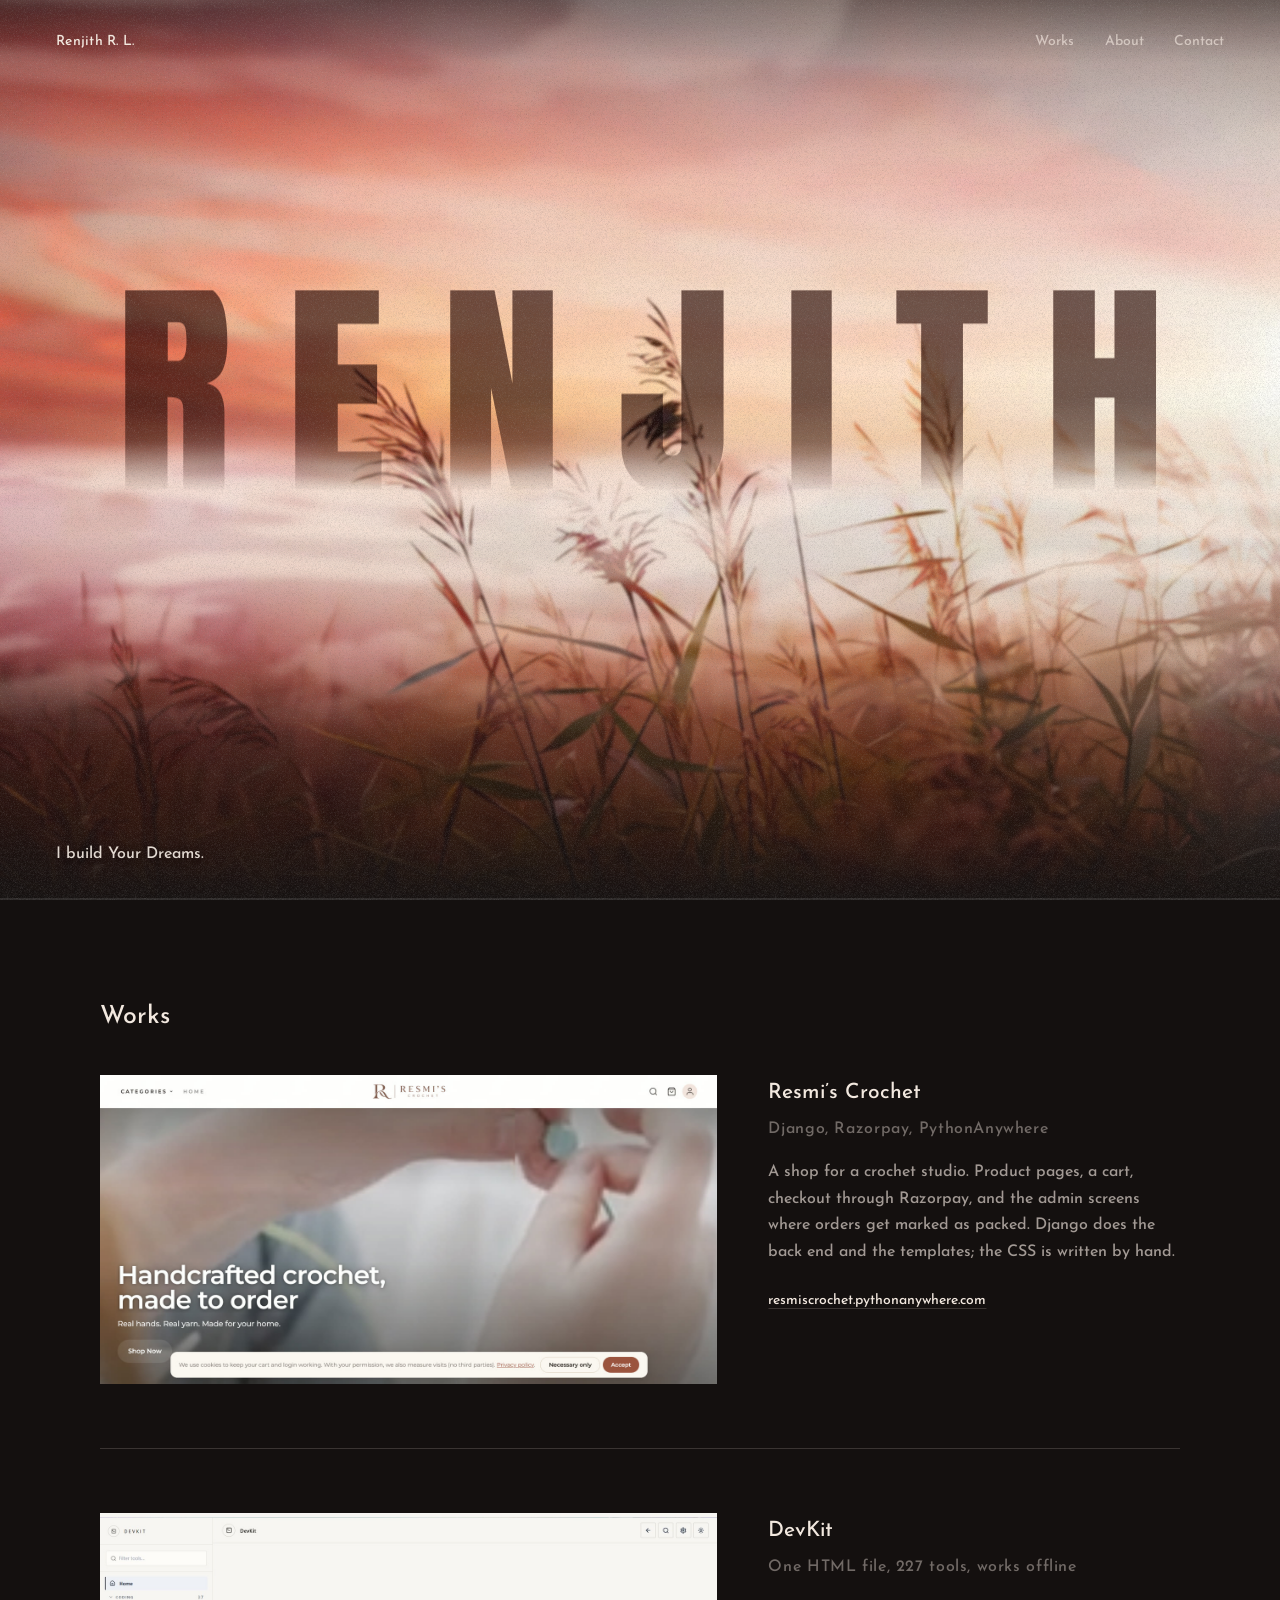
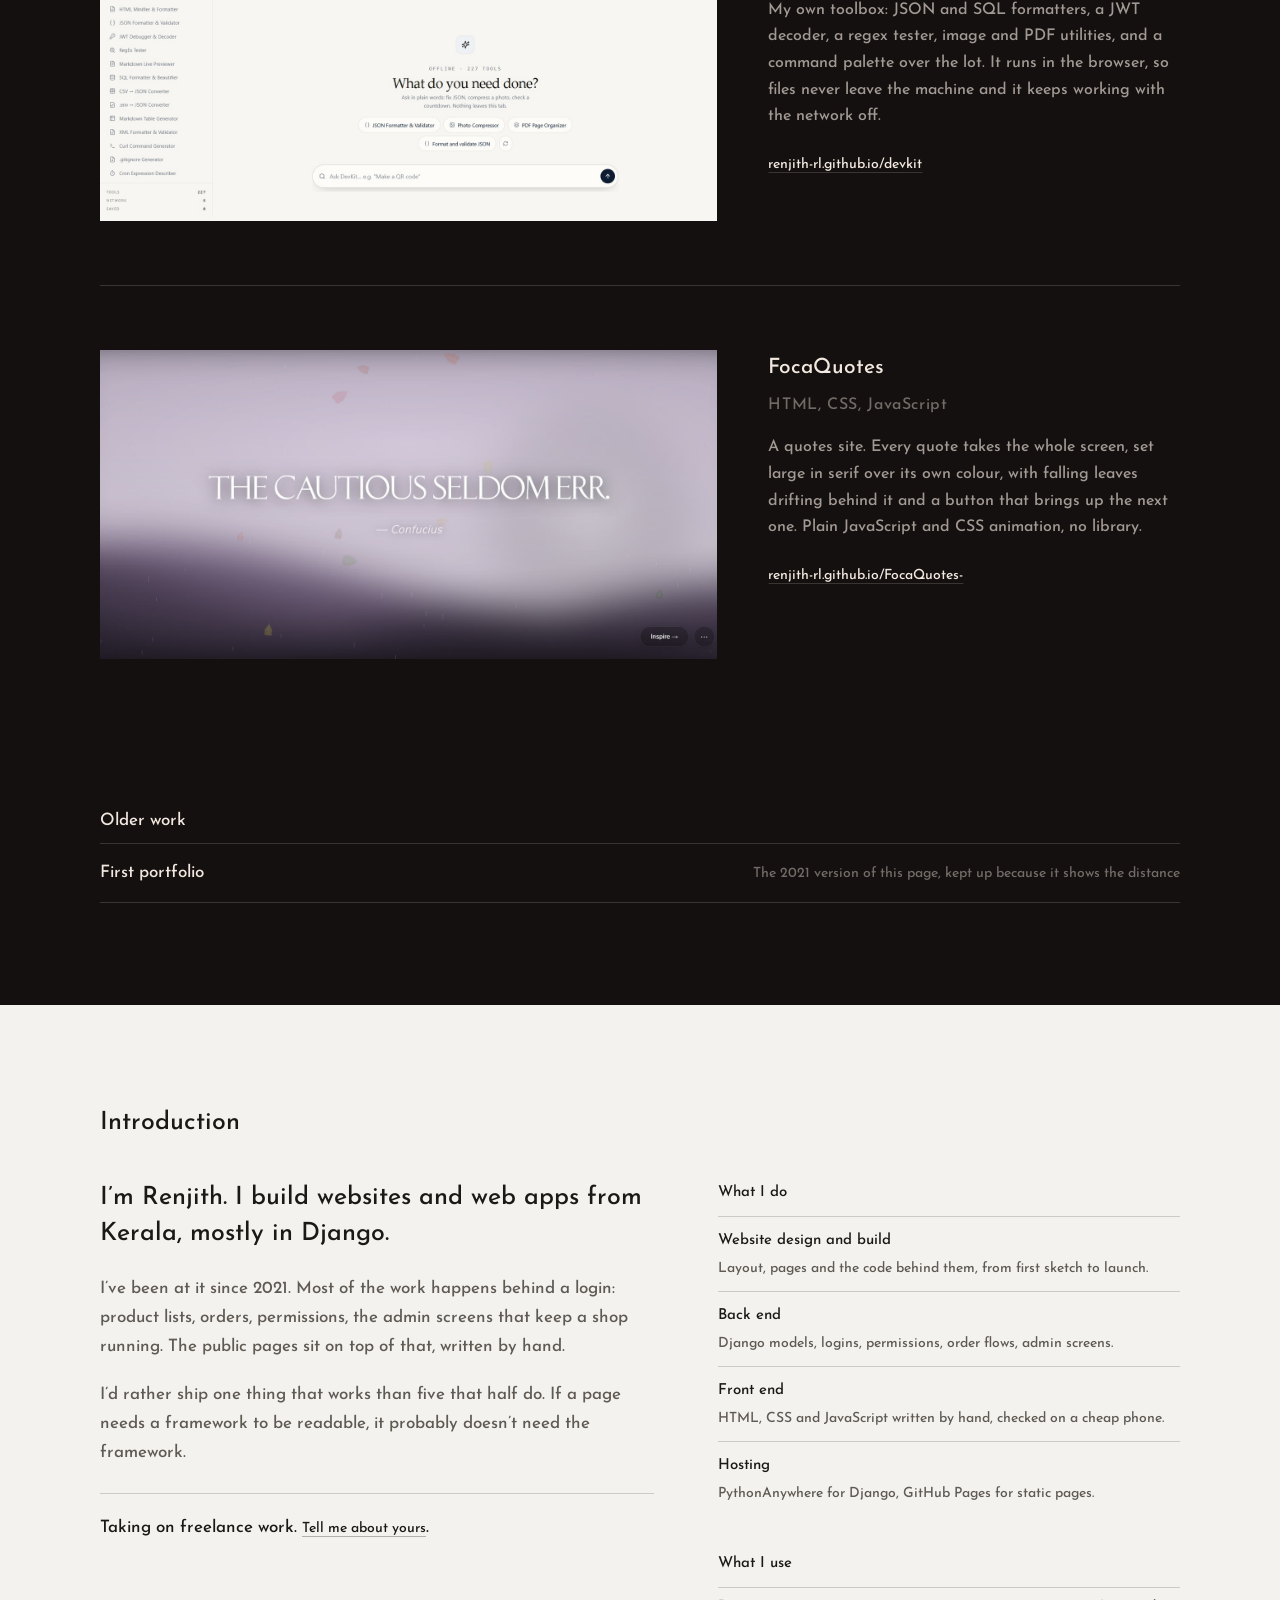
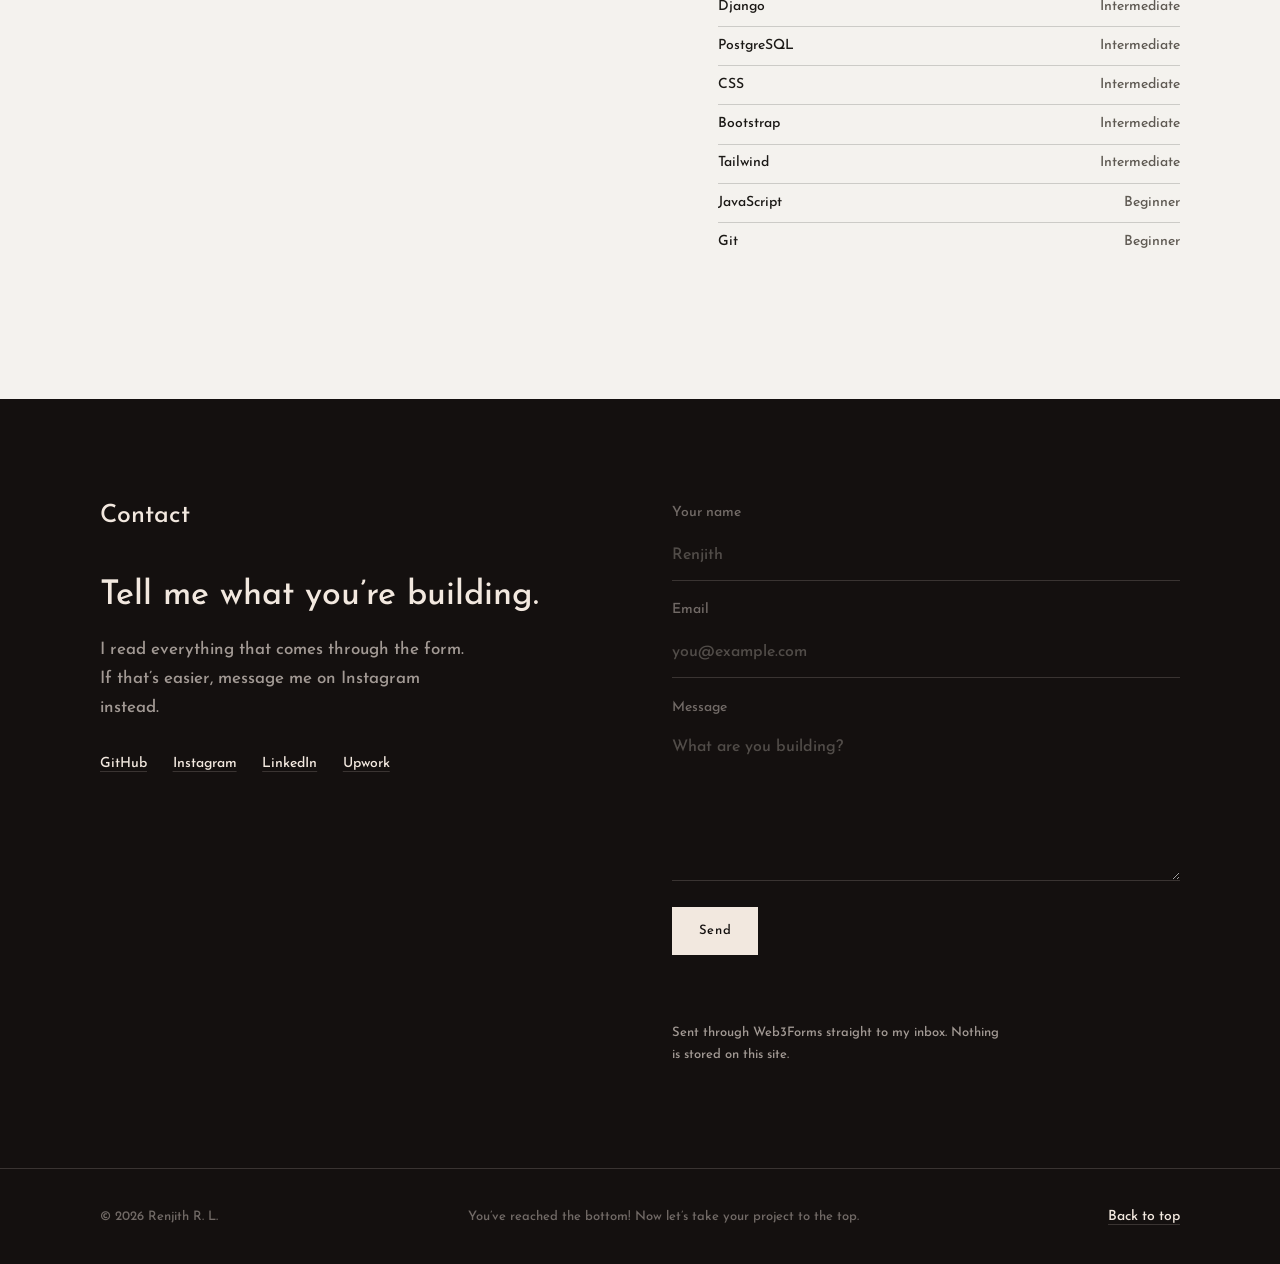
<file: index.html>
<!DOCTYPE html>
<html lang="en">
<head>
<meta charset="utf-8">
<meta name="viewport" content="width=device-width, initial-scale=1">
<title>Renjith R. L.</title>
<meta name="description" content="Renjith R. L. builds Django apps and the HTML and CSS around them. Kerala, India.">
<meta name="referrer" content="strict-origin-when-cross-origin">
<meta property="og:type" content="website">
<meta property="og:title" content="Renjith R. L.">
<meta property="og:description" content="Django apps, and the HTML and CSS around them. Kerala, India.">
<meta name="twitter:card" content="summary_large_image">
<meta name="theme-color" content="#14100f">
<link rel="icon" type="image/png" href="assets/img/favicon.png">
<link rel="preload" href="assets/img/hero-poster.jpg" as="image">
<link rel="preload" href="assets/img/hero-fog.png" as="image">
<link rel="stylesheet" href="assets/css/style.css?v=7">
</head>
<body>

<header class="hero" id="top">
  <div class="hero__media" aria-hidden="true">
    <video class="hero__video" muted loop playsinline preload="metadata"
           poster="assets/img/hero-poster.jpg" tabindex="-1">
      <source src="assets/video/hero-736.mp4" type="video/mp4" data-hi="assets/video/hero-1920.mp4">
    </video>
  </div>

  <div class="hero__mist" aria-hidden="true"></div>
  <div class="hero__shade" aria-hidden="true"></div>
  <div class="hero__loading" aria-hidden="true"><span></span></div>

  <h1 class="hero__name" aria-label="Renjith R. L."><span aria-hidden="true">R E N J I T H</span></h1>

  <div class="hero__grain" aria-hidden="true"></div>

  <div class="hero__bar">
    <nav class="nav" aria-label="Sections">
      <a class="nav__me" href="#top">Renjith R.&nbsp;L.</a>
      <div class="nav__links">
        <a href="#work">Works</a>
        <a href="#about">About</a>
        <a href="#contact">Contact</a>
      </div>
    </nav>

    <p class="hero__line">
      I build Your Dreams.
    </p>
  </div>
</header>

<main>
  <section class="section" id="work">
    <div class="wrap">
      <h2 class="h2">Works</h2>

      <article class="project">
        <a class="project__media" href="https://resmiscrochet.pythonanywhere.com" target="_blank" rel="noopener noreferrer" aria-label="Open Resmi’s Crochet">
          <img src="assets/img/work-resmis.jpg" alt="Resmi’s Crochet homepage: a photograph of crochet work above the line “Handcrafted crochet, made to order”." loading="lazy" decoding="async">
        </a>
        <div class="project__body">
          <h3>Resmi’s Crochet</h3>
          <p class="project__meta">Django, Razorpay, PythonAnywhere</p>
          <p>
            A shop for a crochet studio. Product pages, a cart, checkout through Razorpay,
            and the admin screens where orders get marked as packed. Django does the back
            end and the templates; the CSS is written by hand.
          </p>
          <a class="link" href="https://resmiscrochet.pythonanywhere.com" target="_blank" rel="noopener noreferrer">resmiscrochet.pythonanywhere.com</a>
        </div>
      </article>

      <article class="project">
        <a class="project__media" href="https://renjith-rl.github.io/devkit/" target="_blank" rel="noopener noreferrer">
          <img src="assets/img/work-devkit.jpg" alt="DevKit: a sidebar of developer tools beside a prompt field reading “What do you need done?”" loading="lazy" decoding="async">
        </a>
        <div class="project__body">
          <h3>DevKit</h3>
          <p class="project__meta">One HTML file, 227 tools, works offline</p>
          <p>
            My own toolbox: JSON and SQL formatters, a JWT decoder, a regex tester, image
            and PDF utilities, and a command palette over the lot. It runs in the browser,
            so files never leave the machine and it keeps working with the network off.
          </p>
          <a class="link" href="https://renjith-rl.github.io/devkit/" target="_blank" rel="noopener noreferrer">renjith-rl.github.io/devkit</a>
        </div>
      </article>

      <article class="project">
        <a class="project__media" href="https://renjith-rl.github.io/FocaQuotes-/" target="_blank" rel="noopener noreferrer" aria-label="Open FocaQuotes">
          <img src="assets/img/work-focaquotes.jpg" alt="FocaQuotes: the quote “The cautious seldom err.” by Confucius, set in serif over a drifting lavender field of leaves." loading="lazy" decoding="async">
        </a>
        <div class="project__body">
          <h3>FocaQuotes</h3>
          <p class="project__meta">HTML, CSS, JavaScript</p>
          <p>
            A quotes site. Every quote takes the whole screen, set large in serif over its
            own colour, with falling leaves drifting behind it and a button that brings up
            the next one. Plain JavaScript and CSS animation, no library.
          </p>
          <a class="link" href="https://renjith-rl.github.io/FocaQuotes-/" target="_blank" rel="noopener noreferrer">renjith-rl.github.io/FocaQuotes-</a>
        </div>
      </article>

      <div class="older">
        <h2 class="h2 h2--small">Older work</h2>
        <ul class="older__list">
          <li>
            <a href="https://renjith-rl.github.io/profile-first/" target="_blank" rel="noopener noreferrer">
              <span class="older__name">First portfolio</span>
              <span class="older__note">The 2021 version of this page, kept up because it shows the distance</span>
            </a>
          </li>
        </ul>
      </div>
    </div>
  </section>

  <section class="section section--paper" id="about">
    <div class="wrap">
      <h2 class="h2 h2--dark">Introduction</h2>

      <div class="intro">
        <div class="intro__bio">
          <p class="intro__lead">
            I’m Renjith. I build websites and web apps from Kerala, mostly in Django.
          </p>
          <p>
            I’ve been at it since 2021. Most of the work happens behind a login: product
            lists, orders, permissions, the admin screens that keep a shop running. The
            public pages sit on top of that, written by hand.
          </p>
          <p>
            I’d rather ship one thing that works than five that half do. If a page needs a
            framework to be readable, it probably doesn’t need the framework.
          </p>
          <p class="intro__status">
            Taking on freelance work. <a class="link link--dark" href="#contact">Tell me about yours</a>.
          </p>
        </div>

        <div class="intro__side">
          <h3>What I do</h3>
          <dl class="services">
            <div>
              <dt>Website design and build</dt>
              <dd>Layout, pages and the code behind them, from first sketch to launch.</dd>
            </div>
            <div>
              <dt>Back end</dt>
              <dd>Django models, logins, permissions, order flows, admin screens.</dd>
            </div>
            <div>
              <dt>Front end</dt>
              <dd>HTML, CSS and JavaScript written by hand, checked on a cheap phone.</dd>
            </div>
            <div>
              <dt>Hosting</dt>
              <dd>PythonAnywhere for Django, GitHub Pages for static pages.</dd>
            </div>
          </dl>

          <h3>What I use</h3>
          <ul class="levels">
            <li><span>Django</span><span>Intermediate</span></li>
            <li><span>PostgreSQL</span><span>Intermediate</span></li>
            <li><span>CSS</span><span>Intermediate</span></li>
            <li><span>Bootstrap</span><span>Intermediate</span></li>
            <li><span>Tailwind</span><span>Intermediate</span></li>
            <li><span>JavaScript</span><span>Beginner</span></li>
            <li><span>Git</span><span>Beginner</span></li>
          </ul>
        </div>
      </div>
    </div>
  </section>

  <section class="section" id="contact">
    <div class="wrap contact">
      <div class="contact__intro">
        <h2 class="h2">Contact</h2>
        <p class="contact__lead">Tell me what you’re building.</p>
        <p>
          I read everything that comes through the form. If that’s easier, message me on
          Instagram instead.
        </p>
        <ul class="contact__links">
          <li><a class="link" href="https://github.com/renjith-rl" target="_blank" rel="noopener noreferrer">GitHub</a></li>
          <li><a class="link" href="https://www.instagram.com/renjith_raju_r.l" target="_blank" rel="noopener noreferrer">Instagram</a></li>
          <li><a class="link" href="https://www.linkedin.com/in/renjith-r-l-31b78b34b" target="_blank" rel="noopener noreferrer">LinkedIn</a></li>
          <li><a class="link" href="https://www.upwork.com/freelancers/~01bffa51068088e839" target="_blank" rel="noopener noreferrer">Upwork</a></li>
        </ul>
      </div>

      <form class="form" id="contactForm" action="https://api.web3forms.com/submit" method="POST">
        <input type="hidden" name="access_key" value="c28b6068-260d-4657-8c3e-2cc3b46cc6a2">
        <input type="hidden" name="subject" value="New message from your portfolio">
        <input type="hidden" name="from_name" value="renjith-rl portfolio">
        <input type="checkbox" name="botcheck" class="form__honey" tabindex="-1" autocomplete="off" aria-hidden="true">

        <label class="field">
          <span>Your name</span>
          <input name="name" type="text" placeholder="Renjith" required autocomplete="name">
        </label>
        <label class="field">
          <span>Email</span>
          <input name="email" type="email" placeholder="you@example.com" required autocomplete="email">
        </label>
        <label class="field">
          <span>Message</span>
          <textarea name="message" rows="5" placeholder="What are you building?" required></textarea>
        </label>

        <button class="button" type="submit">Send</button>
        <p class="form__note" role="status" aria-live="polite"></p>
        <p class="form__privacy">
          Sent through Web3Forms straight to my inbox. Nothing is stored on this site.
        </p>
      </form>
    </div>
  </section>
</main>

<footer class="footer">
  <div class="wrap footer__inner">
    <p>© 2026 Renjith R. L.</p>
    <p class="footer__note">You’ve reached the bottom! Now let’s take your project to the top.</p>
    <p><a class="link" href="#top">Back to top</a></p>
  </div>
</footer>

<script src="assets/js/main.js" defer></script>
</body>
</html>
</file>
<file: assets/css/style.css>
/* Renjith R. L. — portfolio
   Anton for the name, Josefin Sans for everything else. No framework. */

@font-face {
  font-family: 'Anton';
  src: url('../fonts/anton.woff2') format('woff2');
  font-weight: 400;
  font-style: normal;
  font-display: swap;
}

@font-face {
  font-family: 'Josefin Sans';
  src: url('../fonts/Josefin Sans-d939039e2da100d67cd5500e10e3ac3b.woff2') format('woff2'),
       url('../fonts/Josefin Sans-1569ccf7f58dfd40ae4ccb8eb7f2f143.woff') format('woff');
  font-weight: 100;
  font-style: normal;
  font-display: swap;
}

@font-face {
  font-family: 'Josefin Sans';
  src: url('../fonts/Josefin Sans-cb10e6831b8a914c6c6e37d2763e0c1d.woff2') format('woff2'),
       url('../fonts/Josefin Sans-bca3f3c67788886c9f56b6685e12ee43.woff') format('woff');
  font-weight: 500;
  font-style: normal;
  font-display: swap;
}

@font-face {
  font-family: 'Josefin Sans';
  src: url('../fonts/Josefin Sans-2c91784d19f502b8e02536f20d5964be.woff2') format('woff2'),
       url('../fonts/Josefin Sans-faa8afd48e8ad2f91e4c328ee065c20e.woff') format('woff');
  font-weight: 400;
  font-style: italic;
  font-display: swap;
}

:root {
  --bg: #14100f;
  --bg-2: #1a1413;
  --text: #f2e8df;
  --muted: rgba(242, 232, 223, 0.64);
  --soft: rgba(242, 232, 223, 0.42);
  --line: rgba(242, 232, 223, 0.17);
  --accent: #d9694a;
  --paper: #f4f2ee;
  --ink: #1b1916;
  --ink-muted: #5f5a53;
  --ink-line: rgba(27, 25, 22, 0.18);
  --pad: clamp(1.25rem, 5vw, 3.5rem);
  --page: min(1080px, 100% - var(--pad) * 2);
  --ease: cubic-bezier(0.2, 0.6, 0.3, 1);
}

*,
*::before,
*::after { box-sizing: border-box; }

html {
  -webkit-text-size-adjust: 100%;
  scroll-behavior: smooth;
}

body {
  margin: 0;
  background: var(--bg);
  color: var(--muted);
  font-family: 'Josefin Sans', 'Segoe UI', system-ui, sans-serif;
  font-weight: 500;
  font-size: clamp(0.97rem, 0.93rem + 0.18vw, 1.06rem);
  line-height: 1.72;
  -webkit-font-smoothing: antialiased;
  overflow-x: hidden;
}

img, video { display: block; max-width: 100%; }
a { color: inherit; text-decoration: none; }
p { margin: 0 0 1.1em; }
p:last-child { margin-bottom: 0; }
h1, h2, h3 { margin: 0; font-weight: 500; }

::selection { background: var(--accent); color: #170d0a; }

:focus-visible {
  outline: 2px solid var(--accent);
  outline-offset: 3px;
}

.wrap {
  width: var(--page);
  margin-inline: auto;
}

.link {
  color: var(--text);
  text-decoration: underline;
  text-decoration-thickness: 1px;
  text-underline-offset: 4px;
  text-decoration-color: var(--line);
  font-size: 0.88rem;
  transition: color 0.3s var(--ease), text-decoration-color 0.3s var(--ease);
}

.link:hover {
  color: var(--accent);
  text-decoration-color: var(--accent);
}

/* ------------------------------- hero ------------------------------- */

.hero {
  position: relative;
  isolation: isolate;
  min-height: 100vh;
  min-height: 100svh;
  overflow: hidden;
  overflow: clip;
  contain: paint;
  clip-path: inset(0);
  background: #2a1613 url('../img/hero-poster.jpg') center / cover no-repeat;
}

/* Keep the film in its own clipped layer. Some browsers promote video to a
   hardware overlay and let it escape a plain overflow clip while scrolling. */
.hero__media {
  position: absolute;
  inset: 0;
  z-index: 0;
  overflow: hidden;
  contain: paint;
  transform: translateZ(0);
  pointer-events: none;
}

.hero__video {
  position: absolute;
  inset: 0;
  width: 100%;
  height: 100%;
  object-fit: cover;
  transform: translateZ(0) scale(1.006);
  backface-visibility: hidden;
  /* A hair of blur takes the hard, aliased edge off the reeds and the
     compression banding out of the sky without turning the film to mush. */
  filter: blur(1px) saturate(1.04) brightness(1.02);
}

.form__privacy {
  font-size: 0.8rem;
  color: var(--muted);
  max-width: 42ch;
  margin-top: 0.9rem;
}

.hero__loading {
  position: absolute;
  left: 0;
  right: 0;
  bottom: 0;
  z-index: 6;
  height: 2px;
  background: rgba(244, 242, 238, 0.1);
  opacity: 0;
  transition: opacity 0.7s ease;
  pointer-events: none;
}

.hero__loading.is-active { opacity: 1; }

.hero__loading.is-done { opacity: 0; }

.hero__loading span {
  display: block;
  height: 100%;
  width: 0;
  background: rgba(244, 242, 238, 0.55);
  transition: width 0.35s linear;
}

.hero__shade {
  position: absolute;
  inset: 0;
  z-index: 1;
  pointer-events: none;
  background:
    /* Soft edge falloff: pulls the eye to the middle and hides the plant
       silhouettes that get chopped by the sides and corners. */
    radial-gradient(ellipse 120% 92% at 50% 40%,
      rgba(20, 16, 15, 0) 45%,
      rgba(20, 16, 15, 0.14) 72%,
      rgba(20, 16, 15, 0.42) 100%),
    linear-gradient(to bottom,
      rgba(20, 16, 15, 0.66) 0%,
      rgba(20, 16, 15, 0.3) 7%,
      rgba(20, 16, 15, 0.07) 20%,
      rgba(20, 16, 15, 0) 42%,
      rgba(20, 16, 15, 0.2) 72%,
      rgba(20, 16, 15, 0.66) 92%,
      var(--bg) 100%);
}

/* Fog sits over the footage and under the title. Three banks at different
   scales and speeds drift like wind-blown vapour: the big banks carry the
   haze, the smaller ones break up the loop and keep the movement irregular. */
.hero__mist {
  position: absolute;
  inset: -6%;
  z-index: 2;
  pointer-events: none;
  background:
    radial-gradient(ellipse 90% 26% at 50% 64%, rgba(252, 231, 211, 0.1), transparent 76%),
    linear-gradient(to bottom,
      rgba(238, 168, 134, 0.09) 0%,
      rgba(247, 208, 177, 0.05) 16%,
      transparent 42%,
      rgba(248, 226, 202, 0.04) 62%,
      rgba(250, 228, 204, 0.03) 78%,
      transparent 100%);
  animation: hero-mist 28s cubic-bezier(.45, .02, .55, .98) infinite alternate;
}

.hero__mist::before,
.hero__mist::after {
  content: "";
  position: absolute;
  left: -38%;
  right: -38%;
  pointer-events: none;
  background-image: url('../img/hero-fog.png');
  background-repeat: repeat-x;
  background-position: 50% 100%;
  -webkit-mask-image: linear-gradient(to bottom, transparent 0%, #000 18%, #000 82%, transparent 100%);
  mask-image: linear-gradient(to bottom, transparent 0%, #000 18%, #000 82%, transparent 100%);
  transform: translateZ(0);
  will-change: transform;
}

/* High, thin cloud veil; slow enough to read as weather, not smoke. */
.hero__mist::before {
  top: -18%;
  bottom: 52%;
  background-size: auto 96%;
  opacity: 0.3;
  animation: hero-fog-a 58s cubic-bezier(.4, .02, .6, .98) -21s infinite alternate;
}

/* Main fog bank, held at the horizon behind the reeds: thickest where the
   field disappears, gone before it reaches the foreground. */
.hero__mist::after {
  top: 22%;
  bottom: 20%;
  background-image: url('../img/hero-fog-bank.png');
  background-size: auto 55%;
  opacity: 0.88;
  filter: blur(1.8px);
  -webkit-mask-image: linear-gradient(to bottom,
    transparent 0%, rgba(0, 0, 0, 0.06) 12%, rgba(0, 0, 0, 0.34) 26%,
    rgba(0, 0, 0, 0.92) 44%, rgba(0, 0, 0, 0.9) 62%,
    rgba(0, 0, 0, 0.4) 82%, transparent 100%);
  mask-image: linear-gradient(to bottom,
    transparent 0%, rgba(0, 0, 0, 0.06) 12%, rgba(0, 0, 0, 0.34) 26%,
    rgba(0, 0, 0, 0.92) 44%, rgba(0, 0, 0, 0.9) 62%,
    rgba(0, 0, 0, 0.4) 82%, transparent 100%);
  animation: hero-fog-b 30s cubic-bezier(.44, .04, .56, .96) -7s infinite alternate-reverse;
}

@keyframes hero-mist {
  from { transform: translate3d(-1.4%, 0, 0); }
  to   { transform: translate3d(1.4%, 0, 0); }
}

/* Uneven stops and tiny vertical/scale changes: gusts, not a slider. */
@keyframes hero-fog-a {
  0%   { transform: translate3d(-9%, 1.1%, 0) scale(1.02); opacity: .34; }
  29%  { transform: translate3d(-3%, 0.1%, 0) scale(1.008); opacity: .43; }
  63%  { transform: translate3d(4.5%, 1.5%, 0) scale(1.028); opacity: .26; }
  100% { transform: translate3d(10%, -0.6%, 0) scale(1.016); opacity: .33; }
}

@keyframes hero-fog-b {
  0%   { transform: translate3d(10%, -1.2%, 0) scale(1.03); opacity: .52; }
  34%  { transform: translate3d(4%, 0.2%, 0) scale(1.014); opacity: .44; }
  61%  { transform: translate3d(-2%, -1.6%, 0) scale(1.035); opacity: .55; }
  100% { transform: translate3d(-9%, 0.7%, 0) scale(1.02); opacity: .46; }
}

/* Film grain over the footage and the title, so neither looks like clean
   vector art laid on top of a compressed video. */
.hero__grain {
  position: absolute;
  inset: 0;
  z-index: 4;
  pointer-events: none;
  background-image: url('../img/hero-grain.png');
  background-size: 128px 128px;
  background-repeat: repeat;
  opacity: 0.6;
}

/* The name sits inside the footage: multiplied, so it darkens the bright sky,
   takes the colour of the sunset and disappears into the grass below. */
.hero__name {
  position: absolute;
  left: 0;
  right: 0;
  top: 46%;
  z-index: 3;
  margin: 0;
  transform: translateY(-62%);
  pointer-events: none;
  font-family: 'Anton', 'Arial Narrow', Impact, sans-serif;
  font-weight: 400;
  font-size: clamp(2.5rem, 19vw, 32rem);
  line-height: 0.82;
  letter-spacing: -0.005em;
  text-align: center;
  text-transform: uppercase;
  white-space: nowrap;
  color: rgba(52, 24, 18, 0.7);
  mix-blend-mode: multiply;
  filter: blur(0.35px);
  -webkit-mask-image: linear-gradient(180deg, #000 0%, #000 54%, rgba(0, 0, 0, 0.78) 76%, rgba(0, 0, 0, 0.3) 92%, rgba(0, 0, 0, 0.05) 100%);
  mask-image: linear-gradient(180deg, #000 0%, #000 54%, rgba(0, 0, 0, 0.78) 76%, rgba(0, 0, 0, 0.3) 92%, rgba(0, 0, 0, 0.05) 100%);
}

.hero__bar {
  position: relative;
  z-index: 5;
  display: flex;
  flex-direction: column;
  justify-content: space-between;
  min-height: 100vh;
  min-height: 100svh;
  padding: clamp(1.1rem, 3vw, 1.9rem) var(--pad) clamp(1.3rem, 3vw, 2rem);
}

.nav {
  display: flex;
  align-items: baseline;
  justify-content: space-between;
  flex-wrap: wrap;
  gap: 0.6rem 1.5rem;
  font-size: 0.86rem;
}

.nav__me {
  color: var(--text);
  letter-spacing: 0.02em;
  flex-shrink: 0;
}

.nav__links {
  display: flex;
  gap: clamp(1rem, 2.5vw, 1.9rem);
  color: var(--muted);
}

.nav__links a {
  transition: color 0.3s var(--ease);
}

.nav__links a:hover { color: var(--text); }

.hero__line {
  position: relative;
  margin: 0;
  max-width: 30ch;
  font-size: clamp(0.86rem, 0.82rem + 0.22vw, 0.97rem);
  line-height: 1.65;
  color: rgba(246, 238, 230, 0.9);
  text-shadow: 0 1px 10px rgba(18, 12, 9, 0.42);
}

/* ----------------------------- sections ----------------------------- */

.section {
  padding-block: clamp(3.5rem, 8vw, 6.5rem);
}

.section--paper {
  background: var(--paper);
  color: var(--ink-muted);
}

.h2 {
  margin: 0 0 clamp(1.8rem, 3.5vw, 2.6rem);
  font-size: clamp(1.3rem, 1.2rem + 0.45vw, 1.55rem);
  font-weight: 500;
  line-height: 1.25;
  color: var(--text);
}

.h2--small {
  font-size: 1.05rem;
  margin-bottom: 0.7rem;
}

.h2--dark { color: var(--ink); }

/* -------------------------------- work ------------------------------ */

.project {
  display: grid;
  grid-template-columns: minmax(0, 1.5fr) minmax(0, 1fr);
  gap: clamp(1.4rem, 4vw, 3.2rem);
  align-items: start;
  padding-bottom: clamp(2.5rem, 5vw, 4rem);
  margin-bottom: clamp(2.5rem, 5vw, 4rem);
  border-bottom: 1px solid var(--line);
}

.project:last-of-type { border-bottom: 0; }

.project__media {
  display: block;
  aspect-ratio: 2 / 1;
  overflow: hidden;
  background: var(--bg-2);
}

.project__media img {
  width: 100%;
  height: 100%;
  object-fit: cover;
  object-position: top center;
}

.project h3 {
  font-size: 1.3rem;
  color: var(--text);
  margin-bottom: 0.35rem;
}

.project__meta {
  margin: 0 0 1rem;
  font-size: 0.8rem;
  letter-spacing: 0.04em;
  color: var(--soft);
}

.project__body p { font-size: 0.97rem; }
.project__body .link { display: inline-block; margin-top: 0.4rem; }

.older { padding-top: clamp(0.5rem, 2vw, 1.5rem); }

.older__list {
  margin: 0;
  padding: 0;
  list-style: none;
  border-top: 1px solid var(--line);
}

.older__list a {
  display: flex;
  align-items: baseline;
  justify-content: space-between;
  flex-wrap: wrap;
  gap: 0.2rem 1.5rem;
  padding: 0.9rem 0;
  border-bottom: 1px solid var(--line);
  transition: color 0.3s var(--ease);
}

.older__name { color: var(--text); }

.older__note { font-size: 0.86rem; color: var(--soft); }

.older__list a:hover .older__name { color: var(--accent); }

/* ------------------------------- writing ---------------------------- */

.posts {
  margin: 0;
  padding: 0;
  list-style: none;
  border-top: 1px solid var(--line);
}

.post {
  display: grid;
  grid-template-columns: 8.5rem minmax(0, 1fr);
  gap: 0.35rem clamp(1rem, 3vw, 2.5rem);
  padding: clamp(1.1rem, 2.4vw, 1.5rem) 0;
  border-bottom: 1px solid var(--line);
}

.post__date {
  color: var(--soft);
  font-size: 0.86rem;
  padding-top: 0.15rem;
}

.post__title {
  color: var(--text);
  font-size: clamp(1.1rem, 1rem + 0.55vw, 1.35rem);
  transition: color 0.3s var(--ease);
}

.post__note {
  grid-column: 2;
  color: var(--muted);
  font-size: 0.94rem;
  line-height: 1.6;
  max-width: 56ch;
}

.post:hover .post__title { color: var(--accent); }

.posts__more { margin-top: 1.2rem; }

@media (max-width: 640px) {
  .post { grid-template-columns: minmax(0, 1fr); }
  .post__note { grid-column: 1; }
}

/* -------------------------------- about ----------------------------- */

.intro {
  display: grid;
  grid-template-columns: minmax(0, 1.2fr) minmax(0, 1fr);
  gap: clamp(2rem, 5vw, 4.5rem);
  align-items: start;
}

.intro__lead {
  font-size: clamp(1.2rem, 1rem + 0.9vw, 1.55rem);
  line-height: 1.45;
  color: var(--ink);
  margin-bottom: 1.35rem;
  max-width: 30ch;
}

.intro__bio p { max-width: 56ch; }

.intro__status {
  margin-top: 1.6rem;
  padding-top: 1.2rem;
  border-top: 1px solid var(--ink-line);
  color: var(--ink);
  max-width: 40ch;
}

.intro__side h3 {
  font-size: 0.95rem;
  color: var(--ink);
  margin-bottom: 0.6rem;
}

.intro__side h3 + .services,
.intro__side h3 + .levels { margin-bottom: 2.2rem; }

.services {
  margin: 0;
  padding: 0;
}

.services > div {
  padding: 0.7rem 0;
  border-top: 1px solid var(--ink-line);
}

.services dt {
  color: var(--ink);
  font-size: 0.95rem;
}

.services dd {
  margin: 0.15rem 0 0;
  font-size: 0.9rem;
  line-height: 1.6;
}

.levels {
  margin: 0;
  padding: 0;
  list-style: none;
}

.levels li {
  display: flex;
  justify-content: space-between;
  gap: 1rem;
  padding: 0.42rem 0;
  border-top: 1px solid var(--ink-line);
  font-size: 0.9rem;
}

.levels li span:first-child { color: var(--ink); }
.levels li span:last-child { color: var(--ink-muted); }

.intro__writing {
  font-size: 0.9rem;
  color: var(--ink-muted);
}

.link--dark {
  color: var(--ink);
  text-decoration-color: rgba(27, 25, 22, 0.3);
}

.link--dark:hover {
  color: var(--accent);
  text-decoration-color: var(--accent);
}

/* ------------------------------- contact ---------------------------- */

.contact {
  display: grid;
  grid-template-columns: minmax(0, 1fr) minmax(0, 1fr);
  gap: clamp(2rem, 5vw, 5rem);
  align-items: start;
}

.contact__lead {
  font-size: clamp(1.5rem, 1.1rem + 1.6vw, 2.1rem);
  line-height: 1.3;
  color: var(--text);
  margin-bottom: 1.1rem;
  max-width: 22ch;
}

.contact__intro > p { max-width: 34ch; }

.contact__links {
  display: flex;
  flex-wrap: wrap;
  gap: 0.4rem 1.6rem;
  margin: 1.6rem 0 0;
  padding: 0;
  list-style: none;
}

.form {
  display: grid;
  gap: 1.1rem;
}

.field {
  display: grid;
  gap: 0.35rem;
}

.field span {
  font-size: 0.86rem;
  color: var(--soft);
}

.field input,
.field textarea {
  width: 100%;
  padding: 0.7rem 0;
  font: inherit;
  font-size: 0.98rem;
  color: var(--text);
  background: transparent;
  border: 0;
  border-bottom: 1px solid var(--line);
  border-radius: 0;
  transition: border-color 0.3s var(--ease);
}

.field textarea {
  resize: vertical;
  min-height: 6.5rem;
  padding-top: 0.6rem;
}

.field input::placeholder,
.field textarea::placeholder { color: rgba(242, 232, 223, 0.28); }

.field input:focus,
.field textarea:focus {
  outline: none;
  border-bottom-color: var(--accent);
}

.button {
  justify-self: start;
  margin-top: 0.5rem;
  padding: 0.72rem 1.6rem;
  font: inherit;
  font-size: 0.82rem;
  letter-spacing: 0.06em;
  color: var(--bg);
  background: var(--text);
  border: 1px solid var(--text);
  border-radius: 0;
  cursor: pointer;
  transition: background 0.3s var(--ease), color 0.3s var(--ease), border-color 0.3s var(--ease);
}

.button:hover:not(:disabled) {
  background: var(--accent);
  border-color: var(--accent);
  color: #170d0a;
}

.button:disabled { opacity: 0.55; cursor: progress; }

.form__note {
  margin: 0;
  min-height: 1.3em;
  font-size: 0.86rem;
  color: var(--soft);
}

.form__note.is-ok { color: #9dcf92; }
.form__note.is-err { color: #eda08a; }

.form__honey { display: none; }

/* ------------------------------- footer ----------------------------- */

.footer {
  padding-block: clamp(1.5rem, 3vw, 2.2rem);
  border-top: 1px solid var(--line);
}

.notfound {
  min-height: 100svh;
  display: grid;
  place-items: center;
  text-align: center;
  padding: var(--pad);
}

.notfound__code {
  font-family: 'Anton', 'Arial Narrow', Impact, sans-serif;
  font-size: clamp(5rem, 26vw, 15rem);
  line-height: 0.85;
  margin: 0 0 0.4rem;
}

.notfound__text {
  color: var(--muted);
  max-width: 34ch;
  margin: 0 auto 1.4rem;
}

.footer__inner {
  display: flex;
  align-items: baseline;
  justify-content: space-between;
  flex-wrap: wrap;
  gap: 0.5rem 1.5rem;
  font-size: 0.82rem;
  color: var(--soft);
}

.footer__inner p { margin: 0; }

.footer__note { color: var(--soft); }

/* --------------------------- responsiveness ------------------------- */

@media (max-width: 900px) {
  .project,
  .intro,
  .contact {
    grid-template-columns: minmax(0, 1fr);
  }

  .project {
    gap: 1.3rem;
    padding-bottom: 2rem;
    margin-bottom: 2rem;
  }

  .intro__side {
    padding-top: 1.5rem;
    border-top: 1px solid var(--ink-line);
  }
}

@media (max-width: 720px) {
  .nav {
    font-size: 0.82rem;
    justify-content: flex-start;
    gap: 0.4rem 1rem;
  }

  .nav__links {
    margin-left: auto;
    gap: 0.9rem;
  }

  .hero__name { transform: translateY(-58%); }
}

@media (max-width: 420px) {
  .nav { font-size: 0.78rem; }
  .nav__links { gap: 0.75rem; }
}

@media (max-height: 540px) and (orientation: landscape) {
  .hero__name { font-size: clamp(2.5rem, 17vw, 11rem); }
  .hero__line { display: none; }
}

@media (prefers-reduced-motion: reduce) {
  html { scroll-behavior: auto; }

  .link,
  .nav__links a,
  .older__list a,
  .project__media img,
  .button,
  .field input,
  .field textarea { transition: none; }

  .hero__mist,
  .hero__mist::before,
  .hero__mist::after { animation: none; }
}
</file>
